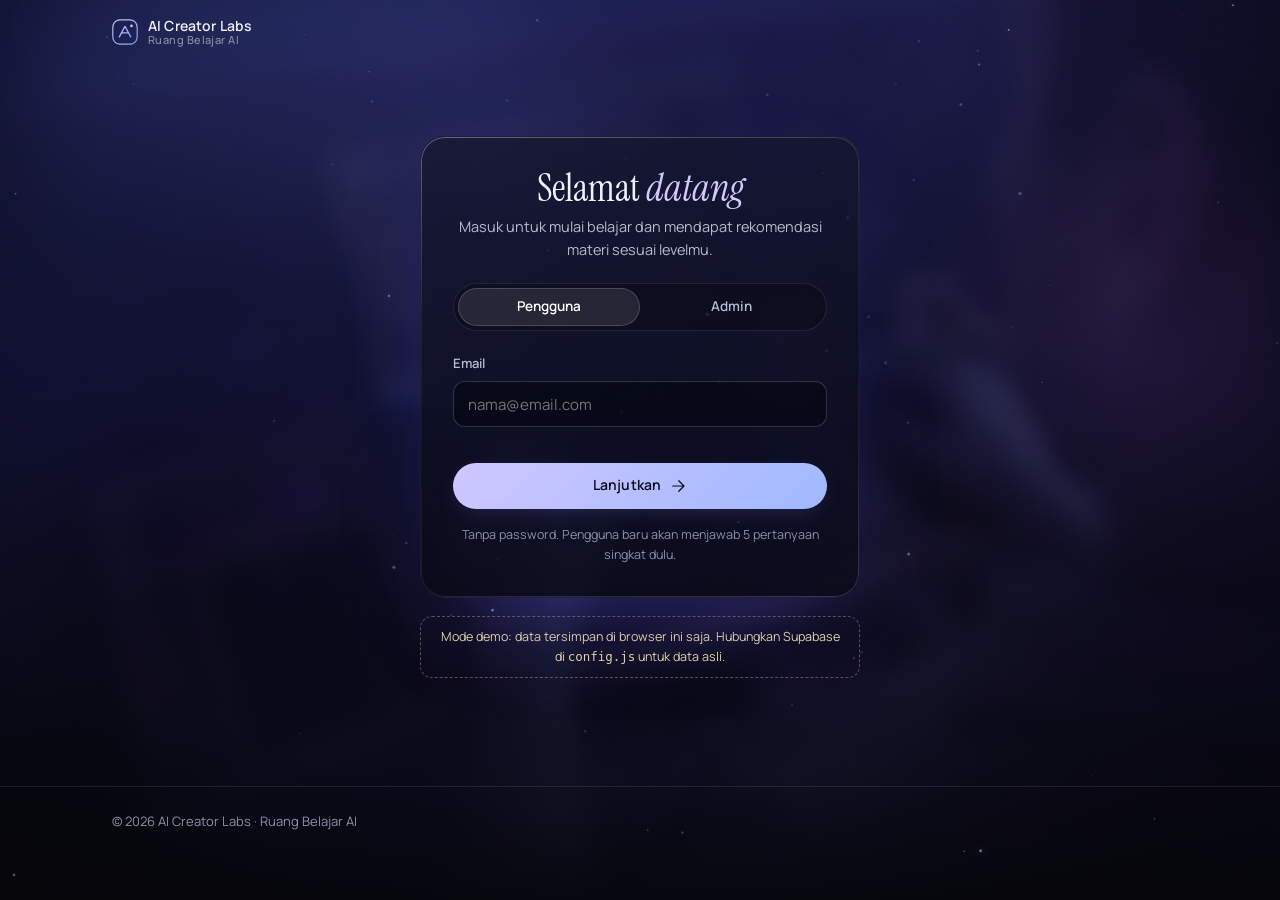
<file: index.html>
<!doctype html>
<html lang="id">
<head>
  <meta charset="utf-8">
  <meta name="viewport" content="width=device-width, initial-scale=1, viewport-fit=cover">
  <title>Ruang Belajar AI — AI Creator Labs</title>
  <meta name="description" content="Portal belajar AI dari AI Creator Labs: resource pilihan, pustaka video, dan artikel per topik.">
  <meta name="theme-color" content="#05060c">
  <link rel="icon" href="assets/img/favicon.svg" type="image/svg+xml">
  <link rel="preconnect" href="https://fonts.googleapis.com">
  <link rel="preconnect" href="https://fonts.gstatic.com" crossorigin>
  <link rel="stylesheet" href="https://fonts.googleapis.com/css2?family=Instrument+Serif:ital@0;1&family=Manrope:wght@400;500;600;700&display=swap">
  <link rel="stylesheet" href="assets/css/style.css">
</head>
<body>
  <header class="topbar" id="topbar"></header>
  <div id="heroTop"></div>
  <nav class="tabs-bar" id="tabsBar" aria-label="Navigasi utama"></nav>
  <main id="main" tabindex="-1"><div class="loading">Memuat…</div></main>
  <footer class="footer">
    <div class="wrap">
      <span>© <span id="year"></span> AI Creator Labs · Ruang Belajar AI</span>
      <span id="footLinks"></span>
    </div>
  </footer>

  <script src="assets/js/config.js"></script>
  <script src="assets/js/seed.js"></script>
  <script src="assets/js/store.js"></script>
  <script src="assets/js/ui.js"></script>
  <script src="assets/js/app.js"></script>
</body>
</html>
</file>
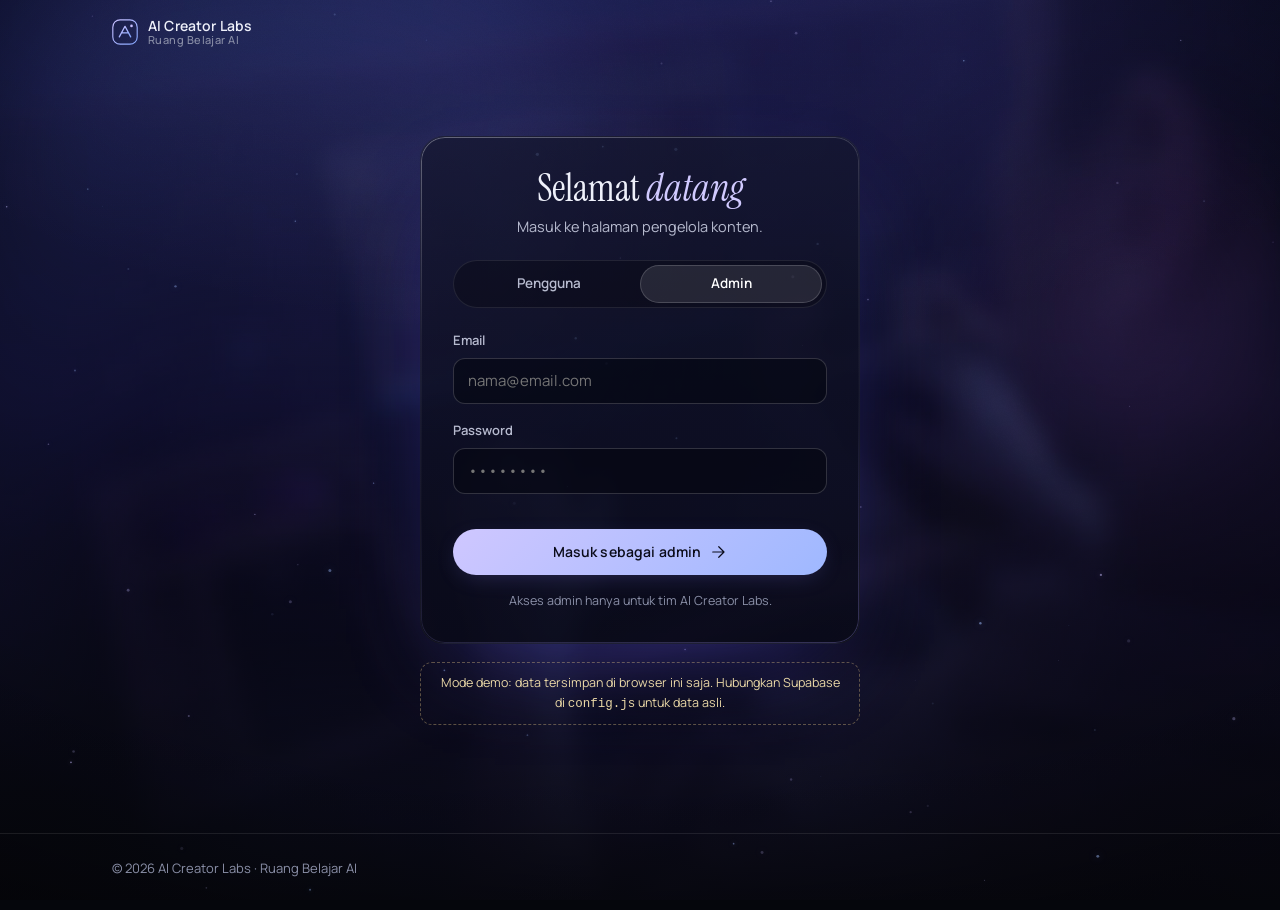
<file: admin.html>
<!doctype html>
<html lang="id">
<head>
  <meta charset="utf-8">
  <meta name="viewport" content="width=device-width, initial-scale=1, viewport-fit=cover">
  <title>Admin — Ruang Belajar AI</title>
  <meta name="robots" content="noindex, nofollow">
  <meta name="theme-color" content="#05060c">
  <link rel="icon" href="assets/img/favicon.svg" type="image/svg+xml">
  <link rel="preconnect" href="https://fonts.googleapis.com">
  <link rel="preconnect" href="https://fonts.gstatic.com" crossorigin>
  <link rel="stylesheet" href="https://fonts.googleapis.com/css2?family=Instrument+Serif:ital@0;1&family=Manrope:wght@400;500;600;700&display=swap">
  <link rel="stylesheet" href="assets/css/style.css">
</head>
<body class="admin-page">
  <header class="topbar" id="topbar"></header>
  <main id="main" tabindex="-1"><div class="loading">Memuat…</div></main>

  <script src="assets/js/config.js"></script>
  <script src="assets/js/seed.js"></script>
  <script src="assets/js/store.js"></script>
  <script src="assets/js/ui.js"></script>
  <script src="assets/js/admin.js"></script>
</body>
</html>
</file>
<file: assets/css/style.css>
/* ==========================================================
   Ruang Belajar AI — AI Creator Labs
   Font: Instrument Serif & Manrope (Google Fonts, SIL Open Font License)
   ========================================================== */
:root {
  --bg: #05060c;
  --bg-2: #0a0c18;
  --surface: rgba(255, 255, 255, 0.035);
  --surface-2: rgba(255, 255, 255, 0.065);
  --surface-solid: #0e1020;
  --line: rgba(255, 255, 255, 0.09);
  --line-2: rgba(255, 255, 255, 0.17);
  --text: #eef0fa;
  --text-2: #b7bbcf;
  --muted: #8b90a8;
  --accent: #b3a8ff;
  --accent-2: #8fb0ff;
  --accent-soft: rgba(165, 155, 255, 0.14);
  --glow: rgba(140, 128, 255, 0.28);
  --ok: #86e3bd;
  --warn: #f3d28b;
  --danger: #ff9aa5;
  --serif: "Instrument Serif", "Iowan Old Style", Georgia, serif;
  --sans: "Manrope", system-ui, -apple-system, "Segoe UI", sans-serif;
  --r-sm: 10px;
  --r: 14px;
  --r-lg: 20px;
  --pill: 999px;
  --wrap: 1120px;
  --gutter: clamp(16px, 4vw, 32px);
  color-scheme: dark;
}

*, *::before, *::after { box-sizing: border-box; }
html { -webkit-text-size-adjust: 100%; scroll-behavior: smooth; }
body {
  margin: 0;
  min-height: 100vh;
  background: var(--bg);
  color: var(--text);
  font-family: var(--sans);
  font-size: 15px;
  line-height: 1.6;
  overflow-x: clip;
  -webkit-font-smoothing: antialiased;
}
body.no-scroll { overflow: hidden; }
img { max-width: 100%; display: block; }
a { color: inherit; text-decoration: none; }
button, input, textarea, select { font: inherit; color: inherit; }
button { cursor: pointer; background: none; border: 0; padding: 0; }
:focus-visible { outline: 2px solid var(--accent); outline-offset: 3px; border-radius: 6px; }
::selection { background: rgba(170, 160, 255, 0.35); }
.sr-only { position: absolute; width: 1px; height: 1px; overflow: hidden; clip: rect(0 0 0 0); white-space: nowrap; }
.muted { color: var(--muted); }
.wrap { width: 100%; max-width: var(--wrap); margin: 0 auto; padding: 0 var(--gutter); }

/* ---------------- Latar ---------------- */
.bg { position: fixed; inset: 0; z-index: -1; overflow: hidden; pointer-events: none; background: var(--bg); }
/* Foto latar (sudah diburamkan saat diproses), ditampilkan samar */
.bg-photo { position: absolute; inset: -4%; background: url("../img/bg-study.jpg") center 35% / cover no-repeat; opacity: 0.48;
  filter: saturate(115%); animation: breathe 40s ease-in-out infinite alternate; }
@keyframes breathe { to { transform: scale(1.06) translate3d(-1%, -1%, 0); } }
/* Tekstur grain halus seperti foto film */
.bg-grain { position: absolute; inset: 0; opacity: 0.07; mix-blend-mode: overlay;
  background-image: url("data:image/svg+xml,%3Csvg xmlns='http://www.w3.org/2000/svg' width='160' height='160'%3E%3Cfilter id='n'%3E%3CfeTurbulence type='fractalNoise' baseFrequency='.85' numOctaves='3' stitchTiles='stitch'/%3E%3CfeColorMatrix values='0 0 0 0 1 0 0 0 0 1 0 0 0 0 1 0 0 0 .9 0'/%3E%3C/filter%3E%3Crect width='100%25' height='100%25' filter='url(%23n)'/%3E%3C/svg%3E"); }
.bg-visual { position: absolute; inset: -10%; filter: blur(70px) saturate(120%); opacity: 0.55; mix-blend-mode: screen; }
.shape { position: absolute; display: block; border-radius: 50%; }
/* Visual abstrak yang diburamkan: cahaya jendela, lampu meja, dan rak buku samar */
.s1 { width: 46vw; height: 60vh; left: 8%; top: 4%; border-radius: 30% 30% 8% 8%;
  background: linear-gradient(180deg, rgba(120, 140, 255, 0.55), rgba(70, 60, 180, 0.12)); }
.s2 { width: 34vw; height: 34vw; right: 4%; top: 18%;
  background: radial-gradient(circle, rgba(170, 120, 255, 0.55), transparent 65%);
  animation: drift 26s ease-in-out infinite alternate; }
.s3 { width: 60vw; height: 22vh; left: 20%; bottom: 6%; border-radius: 20px;
  background: linear-gradient(90deg, rgba(40, 50, 120, 0.7), rgba(90, 70, 190, 0.45), rgba(30, 40, 100, 0.6)); }
.s4 { width: 16vw; height: 16vw; left: 62%; top: 52%;
  background: radial-gradient(circle, rgba(255, 220, 190, 0.28), transparent 70%);
  animation: drift 32s ease-in-out infinite alternate-reverse; }
.s5 { width: 22vw; height: 70vh; left: -4%; top: 20%; border-radius: 12px;
  background: repeating-linear-gradient(180deg, rgba(90, 100, 200, 0.35) 0 22px, rgba(10, 12, 30, 0.2) 22px 40px); }
@keyframes drift { to { transform: translate3d(-4vw, 3vh, 0) scale(1.08); } }
.bg-overlay { position: absolute; inset: 0;
  background:
    radial-gradient(120% 80% at 50% -10%, rgba(110, 100, 255, 0.22), transparent 60%),
    linear-gradient(180deg, rgba(8, 10, 30, 0.38) 0%, rgba(14, 12, 40, 0.48) 45%, rgba(5, 6, 12, 0.9) 100%); }
.bg-particles { position: absolute; inset: 0; width: 100%; height: 100%; }
.bg-vignette { position: absolute; inset: 0; background: radial-gradient(130% 100% at 50% 30%, transparent 55%, rgba(0, 0, 0, 0.6)); }
@media (prefers-reduced-motion: reduce) { .s2, .s4, .bg-photo { animation: none; } html { scroll-behavior: auto; } }

/* ---------------- Top bar ---------------- */
.topbar { position: relative; z-index: 31; }
.topbar .wrap { display: flex; align-items: center; justify-content: space-between; gap: 12px; height: 64px; }
.brand { display: inline-flex; align-items: center; gap: 10px; font-weight: 600; font-size: 14px; letter-spacing: 0.01em; color: var(--text); }
.brand small { display: block; font-size: 11px; font-weight: 500; color: var(--muted); letter-spacing: 0.04em; line-height: 1.1; }
.brand span { line-height: 1.15; }
.topbar-right { display: flex; align-items: center; gap: 8px; }

/* ---------------- Tombol ---------------- */
.btn { display: inline-flex; align-items: center; justify-content: center; gap: 8px; height: 40px; padding: 0 18px;
  border-radius: var(--pill); font-size: 14px; font-weight: 600; letter-spacing: 0.01em; white-space: nowrap;
  transition: background 0.2s, border-color 0.2s, color 0.2s, transform 0.2s, box-shadow 0.2s; }
.btn:active { transform: translateY(1px); }
.btn-primary { color: #0b0c1a; background: linear-gradient(135deg, #cfc7ff, #9fb8ff); box-shadow: 0 6px 24px -8px var(--glow); }
.btn-primary:hover { background: linear-gradient(135deg, #ddd7ff, #b3c6ff); box-shadow: 0 8px 30px -8px rgba(150, 140, 255, 0.5); }
.btn-ghost { border: 1px solid var(--line-2); color: var(--text); background: rgba(255, 255, 255, 0.02); }
.btn-ghost:hover { border-color: rgba(255, 255, 255, 0.32); background: rgba(255, 255, 255, 0.06); }
.btn-danger { color: #1b0a0d; background: var(--danger); }
.btn-danger:hover { filter: brightness(1.08); }
.btn-sm { height: 34px; padding: 0 14px; font-size: 13px; }
.btn-block { width: 100%; }
.btn[disabled] { opacity: 0.55; pointer-events: none; }
.icon-btn { display: inline-grid; place-items: center; width: 36px; height: 36px; border-radius: 50%; color: var(--text-2);
  border: 1px solid transparent; transition: background 0.2s, color 0.2s, border-color 0.2s; flex: none; }
.icon-btn:hover { color: var(--text); background: rgba(255, 255, 255, 0.07); }
.icon-btn.bordered { border-color: var(--line); }
.link { color: var(--accent); font-weight: 600; display: inline-flex; align-items: center; gap: 6px; }
.link:hover { color: #d2cbff; }
.link svg { width: 16px; height: 16px; }

/* user chip */
.user-chip { position: relative; }
.user-chip > button { display: inline-flex; align-items: center; gap: 8px; height: 38px; padding: 0 12px 0 6px; border-radius: var(--pill);
  border: 1px solid var(--line); background: rgba(255, 255, 255, 0.03); font-size: 13px; color: var(--text-2); max-width: 260px; }
.user-chip > button:hover { border-color: var(--line-2); color: var(--text); }
.avatar { width: 26px; height: 26px; border-radius: 50%; display: grid; place-items: center; font-size: 12px; font-weight: 700; color: #0b0c1a;
  background: linear-gradient(135deg, #cfc7ff, #9fb8ff); flex: none; }
.user-chip .email { overflow: hidden; text-overflow: ellipsis; white-space: nowrap; }
.menu { position: absolute; right: 0; top: calc(100% + 8px); min-width: 220px; padding: 6px; border-radius: var(--r);
  background: rgba(16, 18, 36, 0.96); border: 1px solid var(--line); box-shadow: 0 20px 50px -20px rgba(0, 0, 0, 0.8);
  backdrop-filter: blur(16px); display: none; }
.menu.open { display: block; }
.menu-head { padding: 10px 12px 8px; font-size: 12px; color: var(--muted); border-bottom: 1px solid var(--line); margin-bottom: 4px; word-break: break-all; }
.menu a, .menu button { display: flex; width: 100%; align-items: center; gap: 10px; padding: 9px 12px; border-radius: 8px; font-size: 13.5px; color: var(--text-2); text-align: left; }
.menu a:hover, .menu button:hover { background: rgba(255, 255, 255, 0.06); color: var(--text); }

/* ---------------- Navigasi tab (sticky) ---------------- */
.tabs-bar { position: sticky; top: 0; z-index: 30; transition: background 0.25s, border-color 0.25s, backdrop-filter 0.25s; border-bottom: 1px solid transparent; }
.tabs-bar.stuck { background: rgba(7, 8, 20, 0.72); backdrop-filter: blur(18px) saturate(140%); -webkit-backdrop-filter: blur(18px) saturate(140%); border-bottom-color: var(--line); }
.tabs-inner { display: grid; grid-template-columns: 40px minmax(0, 1fr) 40px; align-items: center; height: 56px; }
.tabs-bar:not(.show-home) .tabs-home { visibility: hidden; }
.tabs { display: flex; justify-content: safe center; gap: clamp(16px, 4vw, 40px); overflow-x: auto; scrollbar-width: none; padding: 0 4px; min-width: 0; }
.tabs::-webkit-scrollbar { display: none; }
.tab { position: relative; padding: 16px 2px; font-size: 12px; font-weight: 600; letter-spacing: 0.2em; text-transform: uppercase;
  color: #8f94ad; white-space: nowrap; transition: color 0.15s, text-shadow 0.2s; }
.tab::before { content: ""; position: absolute; z-index: -1; left: -14px; right: calc(0.2em - 14px); top: 8px; bottom: 8px; border-radius: var(--pill);
  background: linear-gradient(180deg, rgba(200, 190, 255, 0.24), rgba(160, 175, 255, 0.14)); border: 1px solid rgba(210, 200, 255, 0.45);
  box-shadow: 0 0 22px rgba(170, 160, 255, 0.45), inset 0 1px 0 rgba(255, 255, 255, 0.15);
  opacity: 0; transform: scale(0.9); transition: opacity 0.15s, transform 0.2s; pointer-events: none; }
.tab::after { content: ""; position: absolute; left: 0; right: 0.2em; bottom: 10px; height: 1px; background: currentColor;
  transform: scaleX(0); transform-origin: center; transition: transform 0.25s, background 0.2s; opacity: 0.9; }
.tab.active { color: #ffffff; }
.tab.active::after { transform: scaleX(1); background: var(--accent); }
/* Hover: warna lebih terang + cahaya lembut. Hanya di perangkat dengan mouse, supaya tidak "menempel" di HP. */
@media (hover: hover) {
  .tab:hover { color: #ffffff; text-shadow: 0 0 10px rgba(220, 212, 255, 0.95), 0 0 24px rgba(170, 160, 255, 0.7); }
  .tab:hover::before { opacity: 1; transform: none; }
  .tab:not(.active):hover::after { transform: scaleX(0); }
  html .capsules .capsule:hover, html .filters .chip:hover { color: #fff; border-color: rgba(215, 205, 255, 0.75); background: rgba(190, 180, 255, 0.2);
    box-shadow: 0 0 20px rgba(170, 160, 255, 0.4); text-shadow: 0 0 10px rgba(220, 212, 255, 0.6); }
  html .capsules .capsule:hover .count { color: #d9d4ff; }
}
.tab:focus-visible::before { opacity: 1; transform: none; }

/* ---------------- Hero (halaman utama) ---------------- */
.hero { text-align: center; padding-top: clamp(28px, 9vh, 96px); }
.eyebrow { display: inline-flex; align-items: center; gap: 8px; padding: 6px 14px; border-radius: var(--pill); border: 1px solid var(--line);
  background: rgba(255, 255, 255, 0.03); font-size: 11px; font-weight: 600; letter-spacing: 0.22em; text-transform: uppercase; color: var(--text-2); }
.eyebrow i { width: 6px; height: 6px; border-radius: 50%; background: var(--accent); box-shadow: 0 0 10px var(--accent); }
.display { font-family: var(--serif); font-weight: 400; font-size: clamp(48px, 9vw, 104px); line-height: 0.98; letter-spacing: -0.015em; margin: 22px 0 16px; }
.display em, .page-title em { font-style: italic; background: linear-gradient(120deg, #d9d3ff 10%, #a9bfff 90%); -webkit-background-clip: text; background-clip: text; color: transparent; padding-right: 0.06em; }
.lede { max-width: 560px; margin: 0 auto; color: var(--text-2); font-size: clamp(15px, 1.6vw, 17px); }
.hero { padding-bottom: clamp(14px, 3vh, 28px); }
.hero-below { text-align: center; padding-bottom: 8px; }
.capsules:first-child { margin-top: 18px; }

/* Kapsul */
.capsules { display: flex; flex-wrap: wrap; justify-content: center; gap: 10px; margin: 22px auto 0; max-width: 760px; }
.capsule { display: inline-flex; align-items: center; gap: 7px; padding: 7px 15px; border-radius: var(--pill); border: 1px solid var(--line-2);
  font-size: 13px; color: var(--text-2); background: rgba(255, 255, 255, 0.015); transition: border-color 0.2s, color 0.2s, background 0.2s; }
.capsule:hover { color: #fff; border-color: rgba(255, 255, 255, 0.38); background: rgba(255, 255, 255, 0.05); }
.capsule.accent { border-color: rgba(179, 168, 255, 0.5); color: #ddd8ff; }
.capsule.accent:hover { border-color: var(--accent); background: var(--accent-soft); }
.capsule.active { color: #fff; border-color: var(--accent); background: var(--accent-soft); }
.capsule svg { width: 14px; height: 14px; }
.capsule .count { font-size: 11px; color: var(--muted); }

/* Kolom input bergaya chat */
.composer { position: relative; display: flex; align-items: flex-end; gap: 10px; max-width: 660px; margin: 28px auto 0; padding: 12px 12px 12px 20px;
  border-radius: 22px; border: 1px solid var(--line-2); background: rgba(14, 16, 34, 0.55); backdrop-filter: blur(14px); -webkit-backdrop-filter: blur(14px);
  box-shadow: 0 20px 60px -30px rgba(120, 110, 255, 0.5), inset 0 1px 0 rgba(255, 255, 255, 0.05); transition: border-color 0.2s, box-shadow 0.2s; text-align: left; }
.composer:focus-within { border-color: rgba(179, 168, 255, 0.55); box-shadow: 0 20px 60px -24px rgba(130, 120, 255, 0.6), inset 0 1px 0 rgba(255, 255, 255, 0.05); }
.composer textarea { flex: 1; min-width: 0; resize: none; border: 0; outline: 0; background: transparent; font-size: 15.5px; line-height: 1.5;
  padding: 7px 0; max-height: 160px; color: var(--text); overflow-y: hidden; height: 38px; }
.composer textarea.scroll { overflow-y: auto; }
.composer textarea::placeholder { color: var(--muted); }
.composer .send { width: 38px; height: 38px; border-radius: 50%; display: grid; place-items: center; flex: none; color: #0b0c1a;
  background: linear-gradient(135deg, #cfc7ff, #9fb8ff); transition: transform 0.2s, opacity 0.2s; }
.composer .send:hover { transform: translateY(-1px); }
.composer .send[disabled] { opacity: 0.4; }
.composer-hint { margin-top: 10px; font-size: 12px; color: var(--muted); }
.composer-hint kbd { font-family: var(--sans); font-size: 11px; padding: 1px 6px; border-radius: 5px; border: 1px solid var(--line); background: rgba(255, 255, 255, 0.04); }

/* ---------------- Bagian & judul halaman ---------------- */
main { display: block; min-height: 60vh; }
main:focus { outline: none; }
.section { padding-top: clamp(40px, 8vh, 80px); }
.section-head { display: flex; align-items: flex-end; justify-content: space-between; gap: 16px; margin-bottom: 18px; flex-wrap: wrap; }
.section-head h2 { font-family: var(--serif); font-weight: 400; font-size: clamp(26px, 3.4vw, 34px); margin: 0; line-height: 1.1; }
.section-head h2 em { font-style: italic; color: #cfc8ff; }
.kicker { display: block; font-size: 11px; font-weight: 600; letter-spacing: 0.22em; text-transform: uppercase; color: var(--muted); margin-bottom: 8px; }
.page-head { padding-top: clamp(28px, 7vh, 64px); padding-bottom: clamp(20px, 4vh, 32px); text-align: center; }
.page-title { font-family: var(--serif); font-weight: 400; font-size: clamp(40px, 7vw, 76px); line-height: 1; margin: 18px 0 12px; letter-spacing: -0.01em; }
.page-desc { color: var(--text-2); max-width: 560px; margin: 0 auto; }
.crumbs { display: flex; justify-content: center; align-items: center; gap: 8px; flex-wrap: wrap; font-size: 13px; color: var(--muted); }
.crumbs a { color: var(--text-2); }
.crumbs a:hover { color: #fff; }

/* Filter chip */
.filters { display: flex; flex-wrap: wrap; justify-content: center; gap: 8px; margin: 0 auto 28px; }
.chip { padding: 6px 14px; border-radius: var(--pill); border: 1px solid var(--line); font-size: 13px; color: var(--text-2); transition: all 0.2s; }
.chip:hover { color: #fff; border-color: var(--line-2); }
.chip.active { color: #fff; border-color: var(--accent); background: var(--accent-soft); }

/* ---------------- Grid & kartu ---------------- */
.grid { display: grid; gap: 16px; grid-template-columns: repeat(auto-fill, minmax(min(100%, 280px), 1fr)); }
.card { position: relative; display: flex; flex-direction: column; text-align: left; width: 100%; padding: 22px; border-radius: var(--r-lg);
  border: 1px solid var(--line); background: linear-gradient(180deg, rgba(255, 255, 255, 0.045), rgba(255, 255, 255, 0.015));
  backdrop-filter: blur(10px); -webkit-backdrop-filter: blur(10px); transition: border-color 0.25s, transform 0.25s, box-shadow 0.25s; min-width: 0; }
.card:hover { border-color: var(--line-2); transform: translateY(-2px); box-shadow: 0 20px 50px -28px rgba(130, 120, 255, 0.55); }
.card-top { display: flex; align-items: center; justify-content: space-between; gap: 10px; margin-bottom: 14px; }
.badge { display: inline-flex; align-items: center; padding: 3px 10px; border-radius: var(--pill); font-size: 10.5px; font-weight: 700; letter-spacing: 0.16em;
  text-transform: uppercase; color: #d5d0ff; background: var(--accent-soft); border: 1px solid rgba(179, 168, 255, 0.25); }
.card h3 { font-size: 17px; font-weight: 600; line-height: 1.35; margin: 0 0 8px; letter-spacing: -0.005em; }
.card p { margin: 0; color: var(--text-2); font-size: 14px; display: -webkit-box; -webkit-line-clamp: 3; -webkit-box-orient: vertical; overflow: hidden; }
.card-foot { margin-top: auto; padding-top: 18px; display: flex; align-items: center; justify-content: space-between; gap: 10px; font-size: 13px; color: var(--muted); }
.card-foot .go { color: var(--text-2); display: inline-flex; align-items: center; gap: 6px; transition: color 0.2s, gap 0.2s; }
.card:hover .card-foot .go { color: #fff; gap: 9px; }
.card-foot svg { width: 15px; height: 15px; }
.tagline { display: flex; flex-wrap: wrap; gap: 6px; }
.tag { font-size: 12px; color: var(--muted); }
.tag::before { content: "#"; opacity: 0.6; }

.level { display: inline-flex; align-items: center; gap: 6px; font-size: 12px; color: var(--text-2); white-space: nowrap; }
.level i { width: 6px; height: 6px; border-radius: 50%; background: currentColor; }
.level-beginner i { background: var(--ok); }
.level-intermediate i { background: var(--warn); }
.level-advanced i { background: #ff9fd0; }

/* Kartu video */
.vcard { padding: 0; overflow: hidden; }
.thumb { position: relative; aspect-ratio: 16 / 9; background: #0c0e1d; overflow: hidden; }
.thumb img { width: 100%; height: 100%; object-fit: cover; transition: transform 0.5s; opacity: 0.92; }
.vcard:hover .thumb img { transform: scale(1.04); }
.thumb::after { content: ""; position: absolute; inset: 0; background: linear-gradient(180deg, transparent 50%, rgba(5, 6, 14, 0.75)); }
.play { position: absolute; z-index: 1; left: 50%; top: 50%; width: 54px; height: 54px; margin: -27px 0 0 -27px; border-radius: 50%; display: grid; place-items: center;
  color: #fff; background: rgba(15, 16, 35, 0.55); border: 1px solid rgba(255, 255, 255, 0.35); backdrop-filter: blur(8px); transition: transform 0.25s, background 0.25s; }
.vcard:hover .play { transform: scale(1.08); background: rgba(150, 140, 255, 0.45); }
.duration { position: absolute; z-index: 1; right: 10px; bottom: 10px; padding: 2px 8px; border-radius: 6px; font-size: 12px; font-weight: 600;
  background: rgba(5, 6, 14, 0.78); color: #fff; font-variant-numeric: tabular-nums; }
.vcard .vbody { padding: 16px 18px 18px; display: flex; flex-direction: column; flex: 1; }
.vcard h3 { font-size: 16px; }
.vcard .card-foot { padding-top: 12px; }

/* Sampul abstrak */
.cover { position: relative; display: block; aspect-ratio: 16 / 9; overflow: hidden; background: #0c0e1d; }
.cover > svg, .cover > img { display: block; width: 100%; height: 100%; object-fit: cover; transition: transform 0.7s cubic-bezier(0.2, 0.7, 0.2, 1); }
@media (hover: hover) { .card:hover .cover > *, .mini:hover .cover > *, .arow:hover .cover > * { transform: scale(1.05); } }
.cover-badge { position: absolute; z-index: 1; left: 12px; top: 12px; background: rgba(10, 11, 26, 0.55); backdrop-filter: blur(8px); -webkit-backdrop-filter: blur(8px); border-color: rgba(255, 255, 255, 0.18); }
.mini { overflow: hidden; }
.mini-cover { margin: -18px -18px 2px; width: calc(100% + 36px); aspect-ratio: 16 / 8; }
.arow.has-cover { grid-template-columns: 200px minmax(0, 1fr) auto; column-gap: 24px; }
.arow.has-cover .arow-cover { grid-column: 1; grid-row: 1 / span 3; align-self: start; border-radius: 14px; aspect-ratio: 16 / 10; border: 1px solid var(--line); }
.arow.has-cover h3 { grid-column: 2; }
.arow.has-cover .ameta { grid-column: 3; }
.arow.has-cover p, .arow.has-cover .tagline { grid-column: 2 / -1; }
.modal-cover { aspect-ratio: 16 / 6; border-radius: 22px 22px 0 0; }
.reader-cover { aspect-ratio: 21 / 9; border-radius: 20px; margin: 4px 0 26px; border: 1px solid var(--line); }

/* Artikel: indeks tag */
.tag-grid { display: grid; gap: 14px; grid-template-columns: repeat(auto-fill, minmax(min(100%, 240px), 1fr)); }
.tag-tile { display: flex; flex-direction: column; justify-content: space-between; min-height: 150px; padding: 22px; border-radius: var(--r-lg); border: 1px solid var(--line);
  background: linear-gradient(160deg, rgba(160, 150, 255, 0.08), rgba(255, 255, 255, 0.015) 60%); transition: border-color 0.25s, transform 0.25s, box-shadow 0.25s; }
.tag-tile:hover { border-color: var(--line-2); transform: translateY(-2px); box-shadow: 0 20px 50px -28px rgba(130, 120, 255, 0.55); }
.tag-tile .name { font-family: var(--serif); font-size: 34px; line-height: 1.05; }
.tag-tile .meta { display: flex; justify-content: space-between; align-items: center; font-size: 13px; color: var(--muted); }
.tag-tile .meta svg { width: 16px; height: 16px; transition: transform 0.25s; }
.tag-tile:hover .meta svg { transform: translateX(3px); color: #fff; }

/* Artikel: daftar */
.alist { max-width: 820px; margin: 0 auto; border-top: 1px solid var(--line); }
.arow { display: grid; grid-template-columns: 1fr auto; gap: 8px 24px; padding: 26px 4px; border-bottom: 1px solid var(--line); transition: background 0.2s; }
.arow:hover { background: rgba(255, 255, 255, 0.02); }
.arow h3 { font-family: var(--serif); font-weight: 400; font-size: clamp(24px, 3vw, 30px); line-height: 1.15; margin: 0; transition: color 0.2s; }
.arow:hover h3 { color: #d9d3ff; }
.arow p { grid-column: 1 / -1; margin: 0; color: var(--text-2); font-size: 14.5px; }
.arow .ameta { display: flex; align-items: center; gap: 14px; font-size: 12.5px; color: var(--muted); white-space: nowrap; align-self: start; padding-top: 8px; }
.arow .tagline { grid-column: 1 / -1; }

/* Artikel: halaman baca */
.reader { max-width: 700px; margin: 0 auto; }
.reader .page-head { text-align: left; padding-bottom: 12px; }
.reader .page-title { font-size: clamp(36px, 6vw, 58px); line-height: 1.05; }
.reader .crumbs { justify-content: flex-start; }
.reader-meta { display: flex; align-items: center; gap: 16px; flex-wrap: wrap; font-size: 13px; color: var(--muted); }
.prose { font-size: 17px; line-height: 1.8; color: #d9dcea; padding: 8px 0 24px; overflow-wrap: anywhere; }
.prose h2, .prose h3, .prose h4 { font-family: var(--serif); font-weight: 400; color: var(--text); line-height: 1.2; margin: 1.8em 0 0.5em; }
.prose h2 { font-size: 32px; } .prose h3 { font-size: 26px; } .prose h4 { font-size: 22px; }
.prose p { margin: 0 0 1.1em; }
.prose ul, .prose ol { padding-left: 1.3em; margin: 0 0 1.2em; }
.prose li { margin: 0.3em 0; }
.prose li::marker { color: var(--accent); }
.prose strong { color: #fff; font-weight: 600; }
.prose a { color: var(--accent); text-decoration: underline; text-underline-offset: 3px; }
.prose blockquote { margin: 1.6em 0; padding: 4px 0 4px 20px; border-left: 2px solid var(--accent); font-family: var(--serif); font-size: 23px; line-height: 1.45; color: var(--text); font-style: italic; }
.prose blockquote p { margin: 0; }
.prose code { font-size: 0.88em; padding: 2px 6px; border-radius: 6px; background: rgba(255, 255, 255, 0.07); }
.prose pre { overflow-x: auto; padding: 16px; border-radius: var(--r); background: rgba(0, 0, 0, 0.35); border: 1px solid var(--line); font-size: 14px; }
.prose pre code { background: none; padding: 0; }
.prose hr { border: 0; border-top: 1px solid var(--line); margin: 2em 0; }
.modal .prose { font-size: 15.5px; line-height: 1.7; padding: 0; }
.modal .prose h2, .modal .prose h3, .modal .prose h4 { font-size: 21px; margin-top: 1.3em; }

/* ---------------- Modal ---------------- */
.modal-root { position: fixed; inset: 0; z-index: 100; display: grid; place-items: center; padding: 16px; opacity: 0; transition: opacity 0.2s; }
.modal-root.in { opacity: 1; }
.modal-backdrop { position: absolute; inset: 0; background: rgba(3, 4, 10, 0.72); backdrop-filter: blur(6px); -webkit-backdrop-filter: blur(6px); }
.modal { position: relative; width: 100%; max-width: 560px; max-height: calc(100vh - 32px); max-height: calc(100dvh - 32px); overflow-y: auto; border-radius: 22px;
  background: linear-gradient(180deg, rgba(22, 24, 48, 0.98), rgba(12, 13, 28, 0.98)); border: 1px solid var(--line-2);
  box-shadow: 0 40px 100px -30px rgba(0, 0, 0, 0.9), 0 0 0 1px rgba(255, 255, 255, 0.02) inset; transform: translateY(8px) scale(0.99); transition: transform 0.25s; }
.modal-root.in .modal { transform: none; }
.modal:focus { outline: none; }
.modal-wide { max-width: 760px; }
.modal-video { max-width: 960px; }
.modal-x { position: absolute; top: 12px; right: 12px; z-index: 2; background: rgba(10, 11, 24, 0.6); }
.modal-x.outside { position: fixed; top: 14px; right: 14px; z-index: 3; width: 42px; height: 42px; color: #fff; border-color: var(--line-2); background: rgba(20, 22, 44, 0.85); }
.modal-video { margin-top: 40px; }
.modal-body { padding: 28px; }
.modal-body h2 { font-size: 24px; font-weight: 600; margin: 12px 0 8px; line-height: 1.25; padding-right: 30px; }
.modal-body h3 { margin: 0 0 6px; font-size: 19px; }
.modal-meta { display: flex; align-items: center; gap: 12px; flex-wrap: wrap; }
.modal-lede { color: var(--text-2); margin: 0 0 18px; }
.modal-actions { display: flex; gap: 10px; flex-wrap: wrap; margin-top: 22px; padding-top: 20px; border-top: 1px solid var(--line); }
.video-frame { position: relative; aspect-ratio: 16 / 9; background: #000; border-radius: 22px 22px 0 0; overflow: hidden; }
.video-frame iframe { position: absolute; inset: 0; width: 100%; height: 100%; border: 0; }
.modal-video .modal-body { padding: 20px 24px 24px; }
.modal-video .modal-body h2 { margin-top: 10px; font-size: 21px; }
.confirm h3 { font-size: 20px; padding-right: 30px; }

/* ---------------- Form ---------------- */
.field { display: block; margin-bottom: 16px; }
.field > span { display: block; font-size: 13px; font-weight: 600; color: var(--text-2); margin-bottom: 7px; }
.field small { display: block; margin-top: 6px; font-size: 12px; color: var(--muted); }
.input, .field input[type=text], .field input[type=email], .field input[type=password], .field input[type=url], .field textarea, .field select {
  width: 100%; height: 46px; padding: 0 14px; border-radius: 12px; border: 1px solid var(--line-2); background: rgba(5, 6, 16, 0.55);
  color: var(--text); outline: 0; transition: border-color 0.2s, box-shadow 0.2s; font-size: 15px; }
.field textarea { height: auto; min-height: 110px; padding: 12px 14px; resize: vertical; line-height: 1.55; }
.field textarea.tall { min-height: 260px; font-family: ui-monospace, "Cascadia Code", Consolas, monospace; font-size: 13.5px; }
.field select { appearance: none; background-image: linear-gradient(45deg, transparent 50%, var(--muted) 50%), linear-gradient(135deg, var(--muted) 50%, transparent 50%);
  background-position: calc(100% - 20px) 50%, calc(100% - 15px) 50%; background-size: 5px 5px; background-repeat: no-repeat; padding-right: 36px; }
.field select option { background: #12142a; }
.input:focus, .field input:focus, .field textarea:focus, .field select:focus { border-color: rgba(179, 168, 255, 0.7); box-shadow: 0 0 0 4px rgba(150, 140, 255, 0.14); }
.check { display: inline-flex; align-items: center; gap: 10px; font-size: 14px; color: var(--text-2); cursor: pointer; }
.check input { width: 18px; height: 18px; accent-color: #a99bff; }
.row2 { display: grid; grid-template-columns: 1fr 1fr; gap: 0 14px; }
.form-actions { display: flex; justify-content: flex-end; gap: 10px; margin-top: 22px; flex-wrap: wrap; }
.form-error { color: var(--danger); font-size: 13.5px; margin: 4px 0 0; min-height: 1em; }

/* ---------------- Login & kuesioner ---------------- */
.auth { max-width: 440px; margin: clamp(24px, 8vh, 72px) auto 0; }
.panel { padding: clamp(22px, 4vw, 32px); border-radius: 24px; border: 1px solid var(--line-2);
  background: linear-gradient(180deg, rgba(20, 22, 46, 0.72), rgba(10, 11, 26, 0.72)); backdrop-filter: blur(18px); -webkit-backdrop-filter: blur(18px);
  box-shadow: 0 40px 100px -40px rgba(100, 90, 255, 0.45); }
.panel-title { font-family: var(--serif); font-weight: 400; font-size: 38px; line-height: 1.05; margin: 0 0 6px; text-align: center; }
.panel-title em { font-style: italic; color: #d1caff; }
.panel-sub { text-align: center; color: var(--text-2); margin: 0 0 22px; font-size: 14.5px; }
.seg { display: grid; grid-template-columns: 1fr 1fr; padding: 4px; border-radius: var(--pill); border: 1px solid var(--line); background: rgba(0, 0, 0, 0.25); margin-bottom: 22px; }
.seg button { height: 38px; border-radius: var(--pill); font-size: 13.5px; font-weight: 600; color: var(--text-2); transition: background 0.2s, color 0.2s; }
.seg button[aria-selected=true] { background: rgba(255, 255, 255, 0.1); color: #fff; box-shadow: inset 0 0 0 1px var(--line-2); }
.note { font-size: 12.5px; color: var(--muted); text-align: center; margin: 16px 0 0; }
.demo-note { margin: 18px auto 0; max-width: 440px; padding: 10px 14px; border-radius: 12px; border: 1px dashed rgba(243, 210, 139, 0.35); color: #e9d7a6; font-size: 12.5px; text-align: center; }

.quiz { max-width: 640px; margin: clamp(20px, 6vh, 56px) auto 0; }
.progress { height: 3px; border-radius: 3px; background: rgba(255, 255, 255, 0.08); overflow: hidden; margin-bottom: 26px; }
.progress span { display: block; height: 100%; background: linear-gradient(90deg, #cfc7ff, #9fb8ff); transition: width 0.35s; }
.q-step { font-size: 12px; letter-spacing: 0.2em; text-transform: uppercase; color: var(--muted); font-weight: 600; }
.q-title { font-family: var(--serif); font-weight: 400; font-size: clamp(28px, 4.4vw, 40px); line-height: 1.12; margin: 10px 0 22px; }
.options { display: grid; gap: 10px; }
.option { display: flex; align-items: center; gap: 14px; width: 100%; text-align: left; padding: 16px 18px; border-radius: 16px; border: 1px solid var(--line);
  background: rgba(255, 255, 255, 0.025); color: var(--text-2); font-size: 15px; transition: all 0.2s; }
.option:hover { border-color: var(--line-2); color: #fff; background: rgba(255, 255, 255, 0.05); }
.option .dot { width: 18px; height: 18px; border-radius: 50%; border: 1.5px solid var(--line-2); flex: none; display: grid; place-items: center; }
.option[aria-pressed=true] { border-color: var(--accent); color: #fff; background: var(--accent-soft); }
.option[aria-pressed=true] .dot { border-color: var(--accent); }
.option[aria-pressed=true] .dot::after { content: ""; width: 8px; height: 8px; border-radius: 50%; background: var(--accent); }
.quiz-nav { display: flex; justify-content: space-between; gap: 10px; margin-top: 24px; }
.result-level { font-family: var(--serif); font-style: italic; font-size: clamp(48px, 9vw, 84px); line-height: 1; margin: 14px 0 10px;
  background: linear-gradient(120deg, #d9d3ff, #a9bfff); -webkit-background-clip: text; background-clip: text; color: transparent; }

/* Rekomendasi (beranda) */
.rec-row { display: grid; gap: 14px; grid-template-columns: repeat(auto-fill, minmax(min(100%, 260px), 1fr)); }
.mini { display: flex; flex-direction: column; gap: 10px; padding: 18px; border-radius: 18px; border: 1px solid var(--line); background: rgba(255, 255, 255, 0.03);
  text-align: left; width: 100%; transition: border-color 0.2s, transform 0.2s; min-width: 0; }
.mini:hover { border-color: var(--line-2); transform: translateY(-2px); }
.mini .mini-top { display: flex; justify-content: space-between; align-items: center; gap: 8px; }
.mini h3 { margin: 0; font-size: 15.5px; font-weight: 600; line-height: 1.35; }
.mini .kind { font-size: 10.5px; letter-spacing: 0.18em; text-transform: uppercase; color: var(--muted); font-weight: 700; }

.empty { text-align: center; padding: 48px 16px; color: var(--muted); border: 1px dashed var(--line); border-radius: var(--r-lg); }
.empty h3 { font-family: var(--serif); font-weight: 400; color: var(--text); font-size: 28px; margin: 0 0 6px; }
.results-group { margin-bottom: 40px; }
.loading { text-align: center; padding: 80px 0; color: var(--muted); }

/* ---------------- Footer ---------------- */
.footer { margin-top: clamp(64px, 12vh, 120px); border-top: 1px solid var(--line); }
.footer .wrap { display: flex; justify-content: space-between; align-items: center; gap: 12px; flex-wrap: wrap; padding-top: 24px; padding-bottom: 32px; font-size: 13px; color: var(--muted); }
.footer a:hover { color: var(--text); }

/* ---------------- Toast ---------------- */
.toasts { position: fixed; z-index: 200; left: 50%; bottom: 24px; transform: translateX(-50%); display: grid; gap: 8px; width: min(92vw, 420px); }
.toast { padding: 12px 16px; border-radius: 12px; background: rgba(20, 22, 44, 0.96); border: 1px solid var(--line-2); font-size: 14px; box-shadow: 0 20px 50px -20px #000;
  animation: tin 0.25s ease; transition: opacity 0.3s, transform 0.3s; }
.toast-ok { border-color: rgba(134, 227, 189, 0.45); }
.toast-err { border-color: rgba(255, 154, 165, 0.5); }
.toast.out { opacity: 0; transform: translateY(6px); }
@keyframes tin { from { opacity: 0; transform: translateY(8px); } }

/* ---------------- Material kaca: tepi gradasi + spotlight ---------------- */
.card, .mini, .tag-tile, .panel, .composer, .dcard, .stat, .modal { position: relative; border-color: rgba(255, 255, 255, 0.05); }
.card::before, .mini::before, .tag-tile::before, .panel::before, .composer::before, .dcard::before, .stat::before, .modal::before {
  content: ""; position: absolute; inset: 0; border-radius: inherit; padding: 1px; pointer-events: none; z-index: 1;
  background: linear-gradient(165deg, rgba(255, 255, 255, 0.34), rgba(255, 255, 255, 0.06) 32%, rgba(255, 255, 255, 0.02) 60%, rgba(170, 160, 255, 0.28));
  -webkit-mask: linear-gradient(#000 0 0) content-box, linear-gradient(#000 0 0); -webkit-mask-composite: xor;
  mask: linear-gradient(#000 0 0) content-box exclude, linear-gradient(#000 0 0);
  transition: opacity 0.3s; }
/* Spotlight lembut yang mengikuti kursor */
.card::after, .mini::after, .tag-tile::after {
  content: ""; position: absolute; inset: 0; border-radius: inherit; pointer-events: none; z-index: 1; opacity: 0; transition: opacity 0.35s;
  background: radial-gradient(420px circle at var(--mx, 50%) var(--my, 0%), rgba(190, 180, 255, 0.14), transparent 45%); }
@media (hover: hover) {
  .card:hover::after, .mini:hover::after, .tag-tile:hover::after { opacity: 1; }
  .card:hover::before, .mini:hover::before, .tag-tile:hover::before {
    background: linear-gradient(165deg, rgba(225, 218, 255, 0.6), rgba(255, 255, 255, 0.08) 35%, rgba(255, 255, 255, 0.03) 60%, rgba(170, 160, 255, 0.45)); }
}

/* Kolom chat: tepi bercahaya yang perlahan berputar saat aktif */
@property --ang { syntax: "<angle>"; initial-value: 0deg; inherits: false; }
.composer:focus-within::before {
  padding: 1.5px;
  background: conic-gradient(from var(--ang), rgba(170, 160, 255, 0.15), rgba(225, 218, 255, 0.9), rgba(140, 175, 255, 0.5), rgba(170, 160, 255, 0.15) 60%, rgba(225, 218, 255, 0.7), rgba(170, 160, 255, 0.15));
  animation: spin-ang 6s linear infinite; }
@keyframes spin-ang { to { --ang: 360deg; } }
.composer textarea::placeholder { transition: opacity 0.4s; }
.composer textarea.ph-out::placeholder { opacity: 0; }

/* ---------------- Gerakan halus ---------------- */
@keyframes rise { from { opacity: 0; transform: translate3d(0, 14px, 0); filter: blur(4px); } to { opacity: 1; transform: none; filter: none; } }
@keyframes page-in { from { opacity: 0; } to { opacity: 1; } }
main.page-enter { animation: page-in 0.45s ease both; }
.reveal { animation: rise 0.8s cubic-bezier(0.2, 0.7, 0.2, 1) both; animation-delay: var(--d, 0ms); }
@media (prefers-reduced-motion: reduce) {
  main.page-enter, .reveal { animation: none; }
  .composer:focus-within::before { animation: none; }
  .card::after, .mini::after, .tag-tile::after { display: none; }
}

/* ---------------- Admin ---------------- */
.admin-page .topbar { border-bottom: 1px solid var(--line); background: rgba(6, 7, 16, 0.6); backdrop-filter: blur(14px); -webkit-backdrop-filter: blur(14px); position: sticky; top: 0; }
.admin-email { font-size: 13px; max-width: 220px; overflow: hidden; text-overflow: ellipsis; white-space: nowrap; }
.admin { display: grid; grid-template-columns: 280px minmax(0, 1fr); gap: 28px; padding-top: 28px; padding-bottom: 64px; align-items: start; }
.admin-side { position: sticky; top: 92px; padding: 16px; border-radius: var(--r-lg); border: 1px solid var(--line); background: rgba(12, 14, 30, 0.6); backdrop-filter: blur(14px); -webkit-backdrop-filter: blur(14px); }
.side-head { display: flex; align-items: center; justify-content: space-between; margin-bottom: 10px; }
.side-list { list-style: none; margin: 0; padding: 0; display: grid; gap: 4px; }
.side-item { display: flex; align-items: center; gap: 4px; border-radius: 12px; border: 1px solid transparent; transition: background 0.2s, border-color 0.2s; }
.side-item:hover { background: rgba(255, 255, 255, 0.04); }
.side-item.active { background: var(--accent-soft); border-color: rgba(179, 168, 255, 0.35); }
.side-item.is-hidden .side-label { opacity: 0.55; }
.side-main { flex: 1; min-width: 0; text-align: left; padding: 10px 12px; }
.side-label { display: block; font-size: 12.5px; font-weight: 700; letter-spacing: 0.16em; text-transform: uppercase; }
.side-main small { display: block; font-size: 12px; color: var(--muted); margin-top: 2px; }
.side-actions { display: flex; flex-direction: column; padding-right: 4px; }
.side-actions .icon-btn { width: 26px; height: 22px; border-radius: 6px; }
.side-actions .icon-btn svg { width: 15px; height: 15px; }
.icon-btn[disabled] { opacity: 0.25; pointer-events: none; }
.side-sep { height: 1px; background: var(--line); margin: 14px 0 10px; }
.side-link { display: flex; align-items: center; gap: 10px; width: 100%; padding: 10px 12px; border-radius: 12px; font-size: 14px; color: var(--text-2); border: 1px solid transparent; }
.side-link:hover { background: rgba(255, 255, 255, 0.04); color: #fff; }
.side-link.active { background: var(--accent-soft); border-color: rgba(179, 168, 255, 0.35); color: #fff; }
.side-demo { margin-top: 14px; padding: 12px; border-radius: 12px; border: 1px dashed rgba(243, 210, 139, 0.35); font-size: 12.5px; color: #e9d7a6; display: grid; gap: 4px; }
.side-demo .link { font-size: 12.5px; justify-self: start; }
.admin-head { display: flex; justify-content: space-between; align-items: flex-end; gap: 16px 20px; flex-wrap: wrap; margin-bottom: 20px; }
.admin-title { font-family: var(--serif); font-weight: 400; font-size: clamp(34px, 4vw, 46px); line-height: 1.05; margin: 0 0 6px; display: flex; align-items: center; gap: 12px; flex-wrap: wrap; }
.admin-head-actions { display: flex; gap: 8px; flex-wrap: wrap; }
.danger-text { color: var(--danger) !important; }
.pill { display: inline-flex; align-items: center; padding: 2px 9px; border-radius: var(--pill); font-family: var(--sans); font-size: 11px; font-weight: 600; letter-spacing: 0.04em; }
.pill-off { color: #e9d7a6; border: 1px solid rgba(243, 210, 139, 0.35); }
.ilist { list-style: none; margin: 0; padding: 0; border: 1px solid var(--line); border-radius: var(--r-lg); overflow: hidden; background: rgba(12, 14, 30, 0.5); backdrop-filter: blur(10px); -webkit-backdrop-filter: blur(10px); }
.irow { display: flex; align-items: center; gap: 14px; padding: 12px 14px; border-bottom: 1px solid var(--line); }
.irow:last-child { border-bottom: 0; }
.irow:hover { background: rgba(255, 255, 255, 0.025); }
.irow.is-hidden .irow-main strong { opacity: 0.55; }
.irow-order { display: flex; flex-direction: column; flex: none; }
.irow-order .icon-btn { width: 26px; height: 22px; border-radius: 6px; }
.irow-order .icon-btn svg { width: 15px; height: 15px; }
.irow-thumb { width: 88px; aspect-ratio: 16 / 9; object-fit: cover; border-radius: 8px; flex: none; }
.irow-main { flex: 1; min-width: 0; display: grid; gap: 6px; }
.irow-main strong { font-weight: 600; font-size: 15px; line-height: 1.35; overflow-wrap: anywhere; }
.irow-meta { display: flex; align-items: center; gap: 6px 12px; flex-wrap: wrap; font-size: 12.5px; color: var(--muted); }
.irow-meta svg { width: 13px; height: 13px; vertical-align: -2px; }
.irow-actions { display: flex; gap: 2px; flex: none; }
.yt-preview img { width: 220px; max-width: 100%; aspect-ratio: 16 / 9; object-fit: cover; border-radius: 10px; margin: -4px 0 16px; border: 1px solid var(--line); }
.stat-row { display: grid; grid-template-columns: repeat(auto-fit, minmax(140px, 1fr)); gap: 12px; margin-bottom: 20px; }
.stat { padding: 16px; border-radius: 16px; border: 1px solid var(--line); background: rgba(12, 14, 30, 0.5); display: grid; gap: 6px; }
.stat strong { font-family: var(--serif); font-weight: 400; font-size: 36px; line-height: 1; }
.table-wrap { overflow-x: auto; border: 1px solid var(--line); border-radius: var(--r-lg); background: rgba(12, 14, 30, 0.5); }
.table { width: 100%; border-collapse: collapse; font-size: 14px; }
.table th { text-align: left; font-size: 11px; letter-spacing: 0.16em; text-transform: uppercase; color: var(--muted); font-weight: 600; padding: 12px 16px; border-bottom: 1px solid var(--line); }
.table td { padding: 12px 16px; border-bottom: 1px solid var(--line); overflow-wrap: anywhere; }
.table tr:last-child td { border-bottom: 0; }
/* Dashboard */
.stat small { font-size: 12px; color: var(--muted); }
.dash-tiles { grid-template-columns: repeat(auto-fit, minmax(170px, 1fr)); }
.dash-grid { display: grid; grid-template-columns: repeat(2, minmax(0, 1fr)); gap: 14px; }
.dcard { padding: 20px; border-radius: var(--r-lg); border: 1px solid var(--line); background: rgba(12, 14, 30, 0.55); backdrop-filter: blur(10px); -webkit-backdrop-filter: blur(10px); min-width: 0; }
.dcard-wide { grid-column: 1 / -1; }
.dcard h2 { font-size: 16px; font-weight: 600; margin: 0 0 2px; }
.dcard > p.muted { font-size: 13px; margin: 0 0 16px; }
.bars { display: grid; gap: 12px; }
.bar-row { display: grid; grid-template-columns: 130px minmax(0, 1fr) 64px; align-items: center; gap: 12px; padding: 2px 0; border-radius: 8px; }
.bar-row:hover .bar-track { background: rgba(255, 255, 255, 0.1); }
.bar-label { min-width: 0; overflow: hidden; text-overflow: ellipsis; white-space: nowrap; }
.bar-sec { font-size: 11.5px; font-weight: 700; letter-spacing: 0.14em; text-transform: uppercase; color: var(--text-2); }
.bar-track { height: 10px; border-radius: 4px; background: rgba(255, 255, 255, 0.06); overflow: hidden; transition: background 0.2s; }
.bar-fill { display: block; height: 100%; border-radius: 4px; background: linear-gradient(90deg, #9fb0ff, #c4bbff); }
.bar-value { display: flex; align-items: baseline; justify-content: flex-end; gap: 6px; font-variant-numeric: tabular-nums; }
.bar-value strong { font-size: 15px; }
.bar-value small { font-size: 11.5px; color: var(--muted); min-width: 30px; text-align: right; }
.dash-note { font-size: 12.5px; color: var(--muted); margin: 14px 0 0; }
.dash-empty { margin: 0; padding: 22px 0; text-align: center; color: var(--muted); font-size: 13.5px; border: 1px dashed var(--line); border-radius: 12px; }
.matrix th, .matrix td { padding: 10px 8px; }
.matrix th:not(:first-child), .matrix td:not(:first-child) { text-align: center; }
.mcell { display: inline-grid; place-items: center; min-width: 44px; height: 32px; padding: 0 8px; border-radius: 8px; font-variant-numeric: tabular-nums; font-weight: 600;
  background: rgba(165, 155, 255, var(--a)); border: 1px solid rgba(165, 155, 255, 0.18); }
.top-list { list-style: none; margin: 0; padding: 0; counter-reset: top; }
.top-list li { display: flex; align-items: center; gap: 14px; padding: 12px 0; border-top: 1px solid var(--line); counter-increment: top; }
.top-list li::before { content: counter(top); font-family: var(--serif); font-size: 26px; color: var(--muted); width: 22px; text-align: center; flex: none; }
.top-main { flex: 1; min-width: 0; display: grid; gap: 4px; }
.top-main strong { font-weight: 600; overflow-wrap: anywhere; }
.top-count { display: flex; align-items: baseline; gap: 5px; flex: none; font-variant-numeric: tabular-nums; }
.top-count strong { font-family: var(--serif); font-weight: 400; font-size: 28px; }
.top-count small { color: var(--muted); font-size: 12px; }
@media (max-width: 1100px) { .dash-grid { grid-template-columns: 1fr; } }
@media (max-width: 560px) {
  .dash-tiles { grid-template-columns: repeat(2, minmax(0, 1fr)); gap: 10px; }
  .dash-tiles .stat { padding: 14px; }
  .dash-tiles .stat strong { font-size: 30px; }
  .bar-row { grid-template-columns: minmax(0, 1fr) auto; grid-template-areas: "label value" "track track"; gap: 6px 10px; }
  .bar-label { grid-area: label; }
  .bar-value { grid-area: value; }
  .bar-track { grid-area: track; }
  .dcard { padding: 16px; }
}

@media (max-width: 900px) {
  .admin { grid-template-columns: 1fr; gap: 20px; padding-top: 18px; }
  .admin-side { position: static; }
  .admin-email { display: none; }
}
@media (max-width: 560px) {
  .irow { flex-wrap: wrap; gap: 10px; }
  .irow-thumb { width: 72px; }
  .irow-main { flex-basis: calc(100% - 50px); }
  .irow-actions { margin-left: auto; }
  .admin-head-actions .btn { flex: 1 1 auto; }
  .admin-page .topbar .btn-ghost { display: none; }
}

/* ---------------- Responsif ---------------- */
@media (max-width: 720px) {
  body { font-size: 14.5px; }
  .topbar .wrap { height: 58px; }
  .brand small { display: none; }
  .user-chip .email { display: none; }
  .user-chip > button { padding: 0 6px; }
  .tabs-inner { display: flex; gap: 4px; height: 52px; }
  .tabs-inner .tabs { flex: 1; }
  .tabs-inner > span:last-child { display: none; }
  .tabs-bar:not(.show-home) .tabs-home { display: none; }
  .tabs-bar.show-home .tabs { -webkit-mask-image: linear-gradient(90deg, #000 92%, transparent); mask-image: linear-gradient(90deg, #000 92%, transparent); }
  .tabs { gap: 18px; }
  .eyebrow { font-size: 10px; letter-spacing: 0.16em; text-wrap: balance; }
  .tab { font-size: 11px; letter-spacing: 0.14em; padding: 15px 0; }
  .tab::after { bottom: 9px; right: 0.14em; }
  .composer { padding: 10px 10px 10px 16px; border-radius: 20px; }
  .composer-hint { display: none; }
  .capsules { gap: 8px; }
  .capsule { font-size: 12.5px; padding: 6px 13px; }
  .arow, .arow.has-cover { grid-template-columns: 1fr; }
  .arow .ameta { padding-top: 0; order: -1; }
  .arow.has-cover .arow-cover { grid-column: 1; grid-row: auto; order: -2; aspect-ratio: 16 / 8; margin-bottom: 6px; }
  .arow.has-cover h3, .arow.has-cover .ameta, .arow.has-cover p, .arow.has-cover .tagline { grid-column: 1; }
  .row2 { grid-template-columns: 1fr; }
  .modal-body { padding: 22px 20px; }
  .modal-root { padding: 10px; }
  .prose { font-size: 16px; }
}
@media (max-width: 380px) {
  .tabs { gap: 14px; }
  .tab { letter-spacing: 0.08em; font-size: 10.5px; }
  .display { font-size: 44px; }
}
</file>
